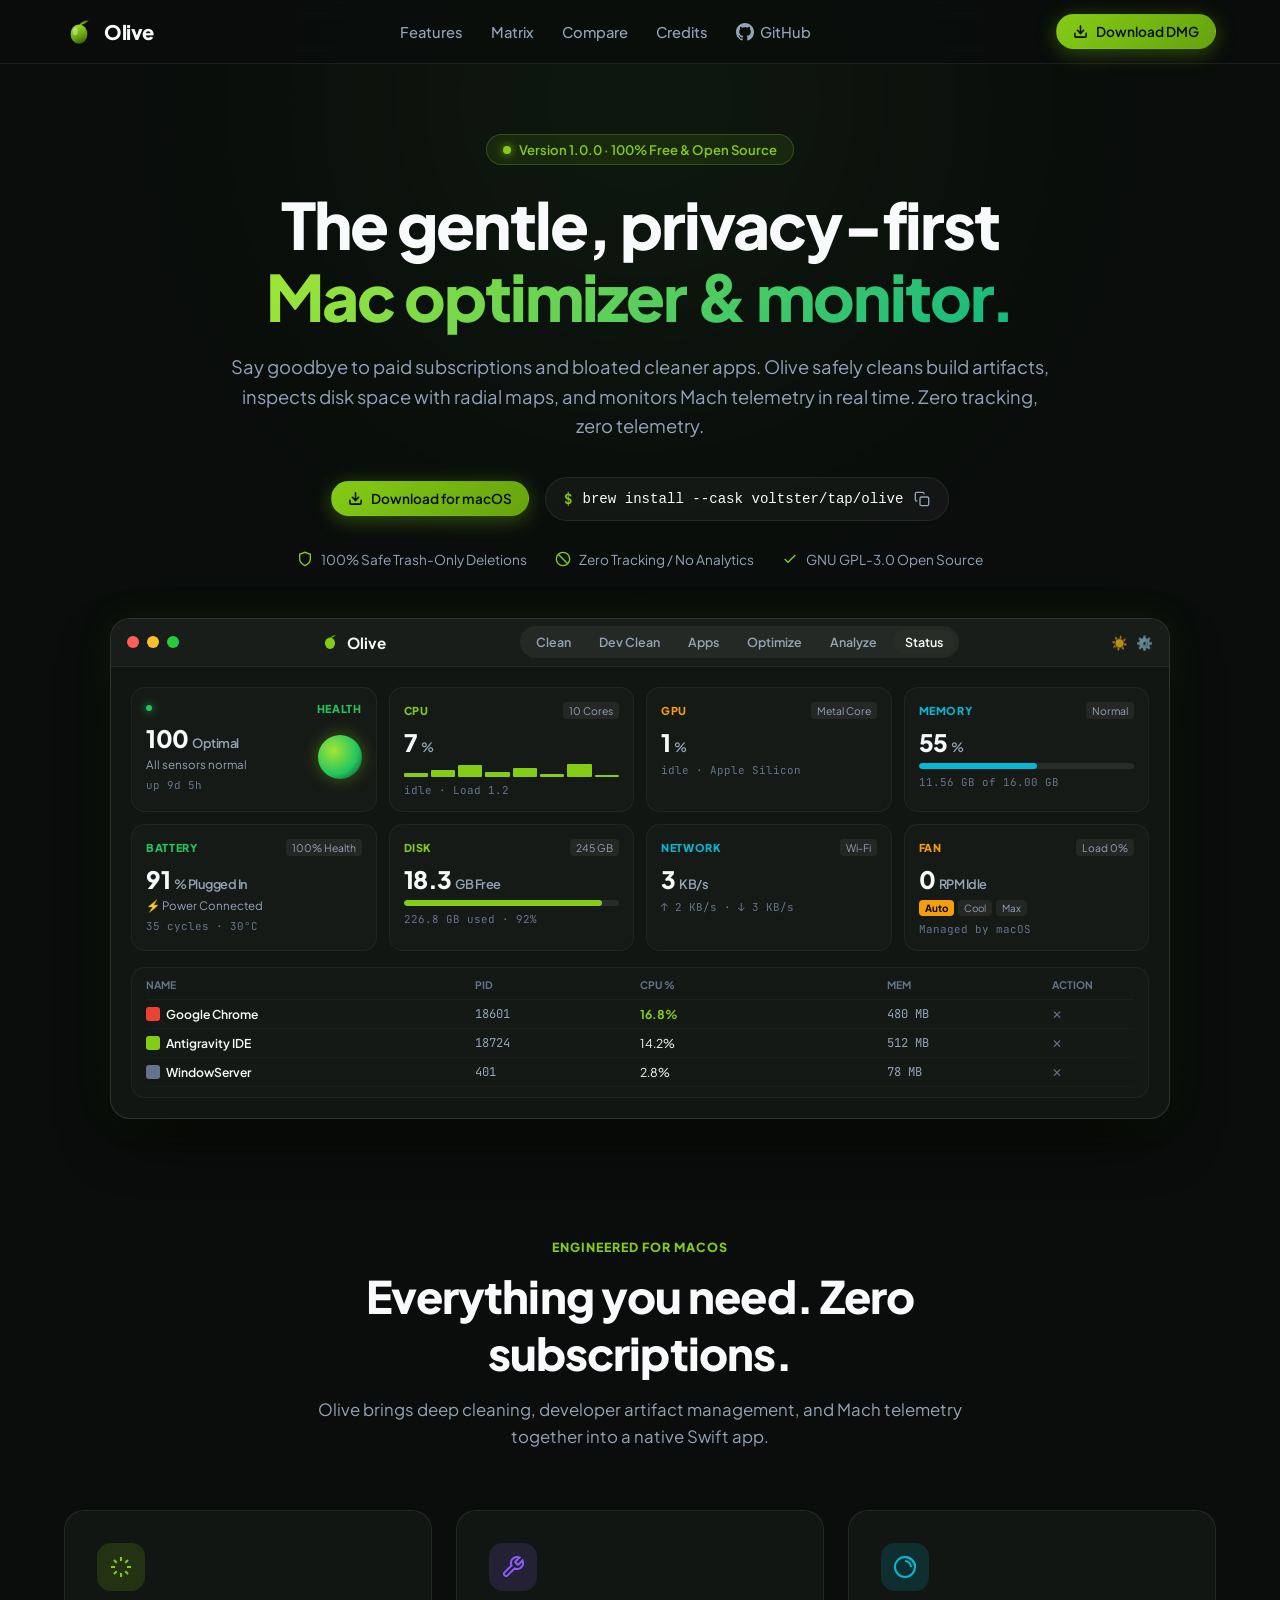
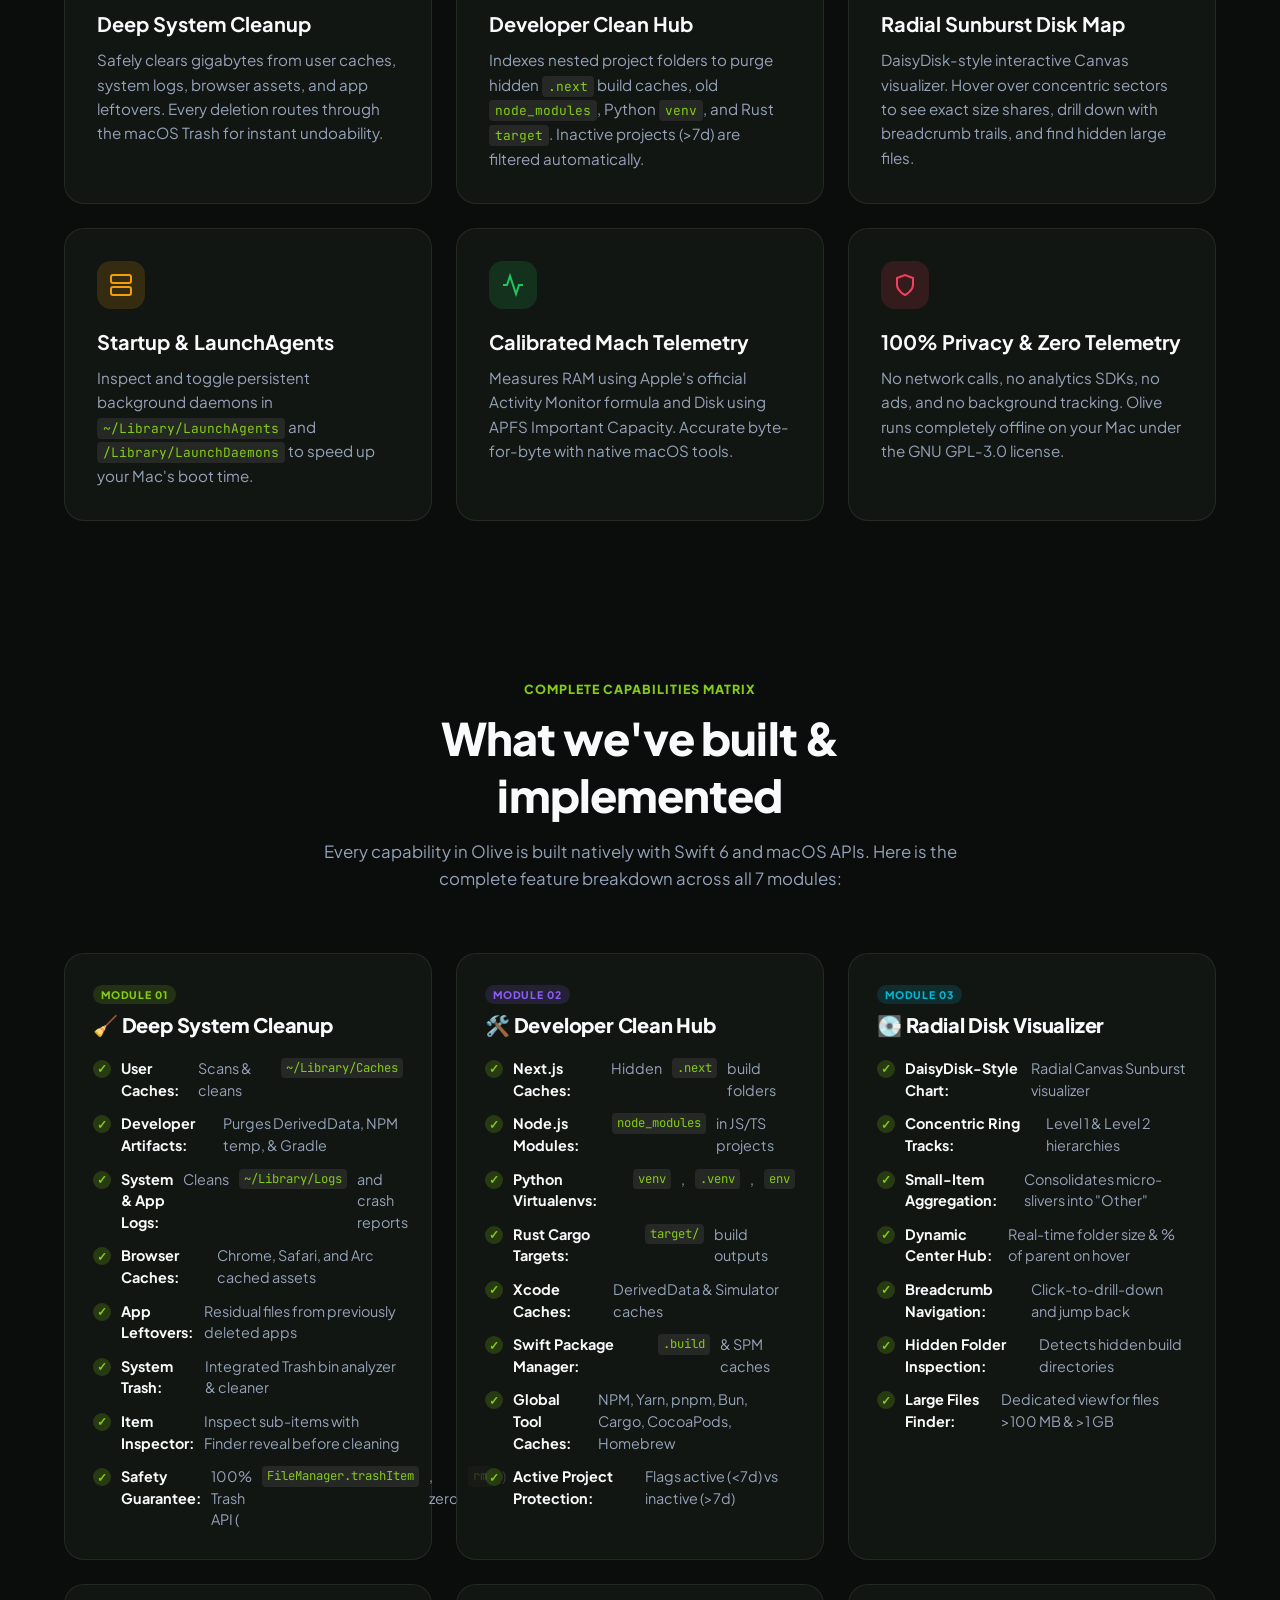
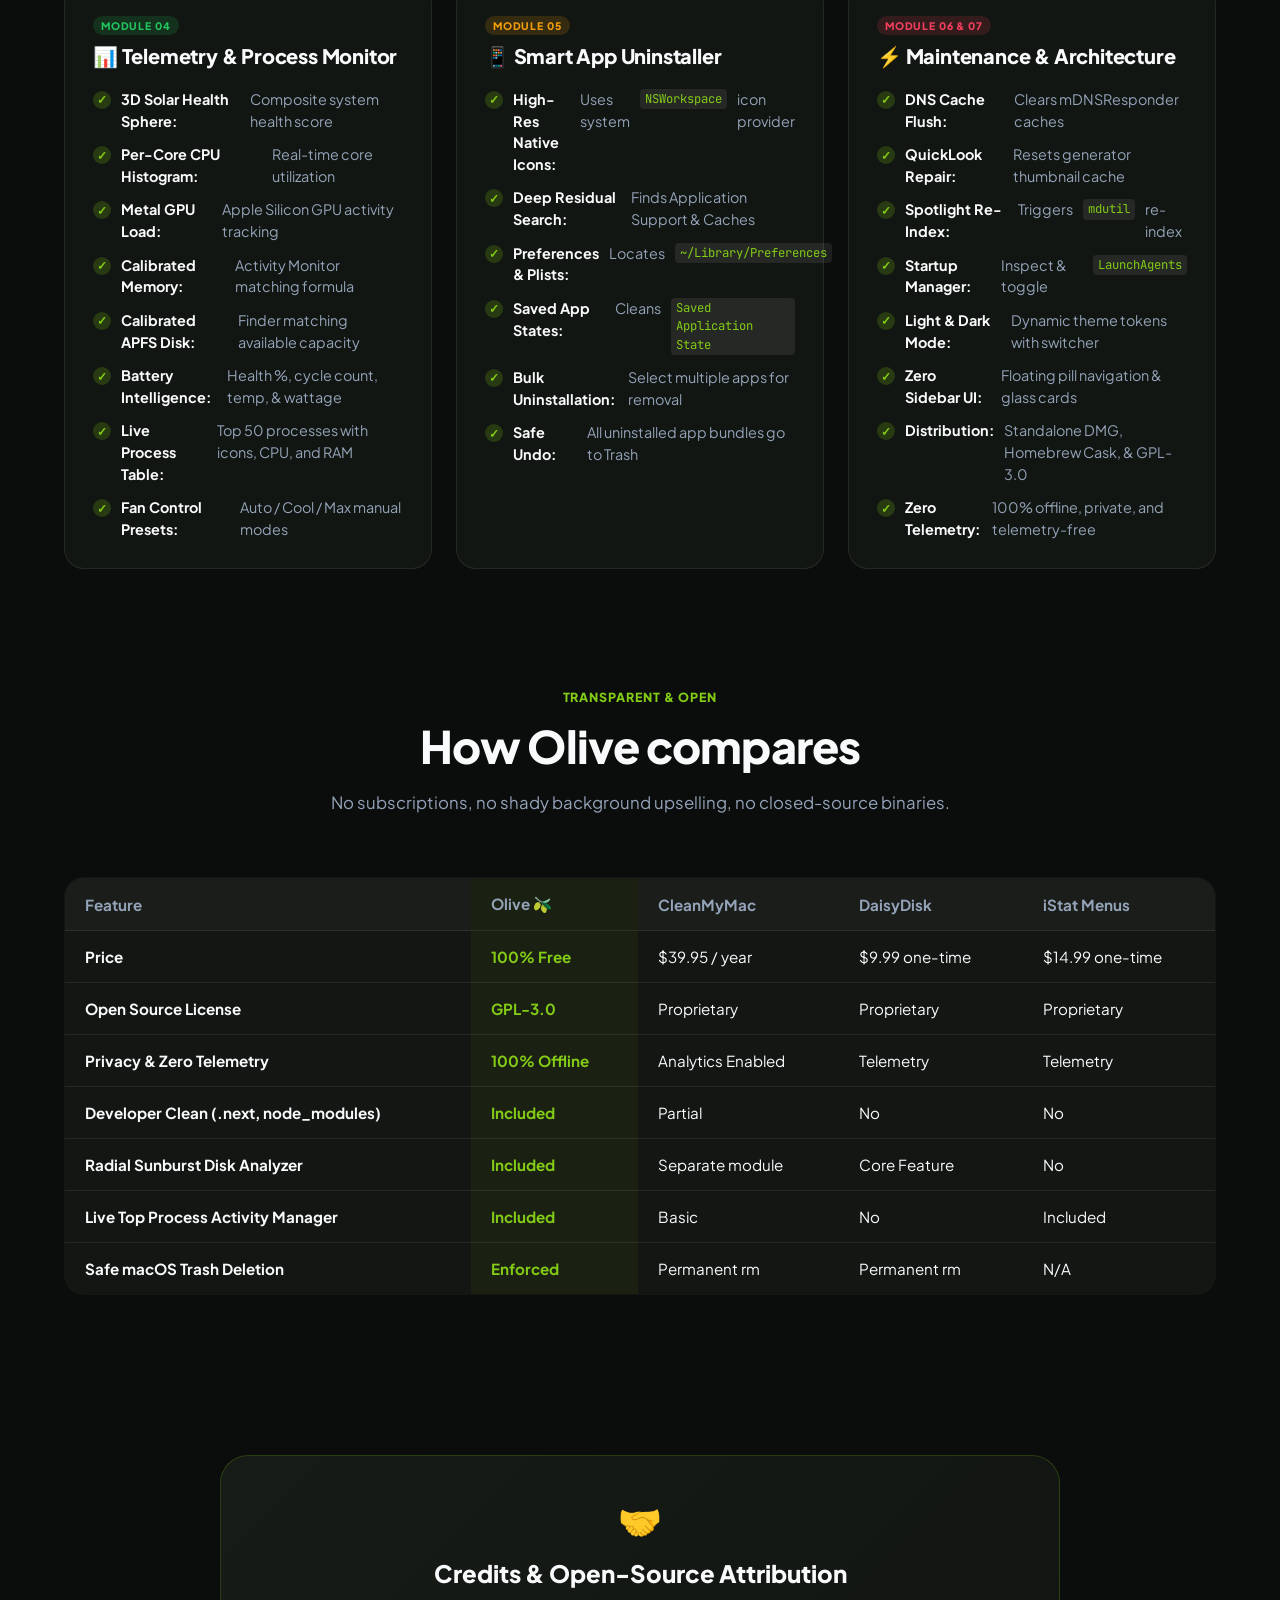
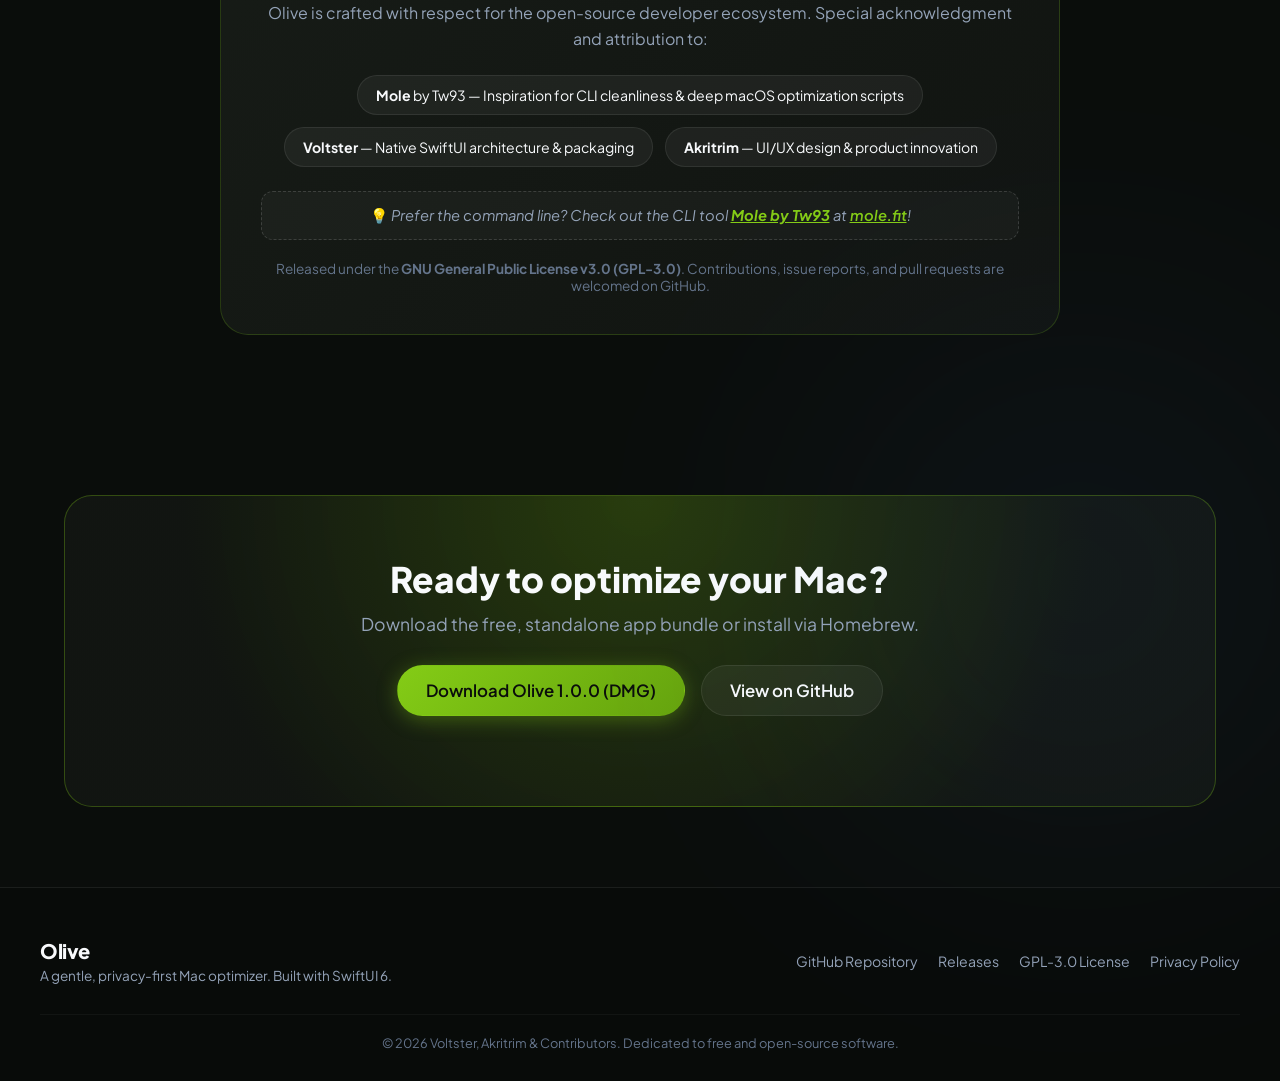
<file: index.html>
<!doctype html>
<html lang="en">
  <head>
    <meta charset="UTF-8" />
    <meta name="viewport" content="width=device-width, initial-scale=1.0" />
    <title>Olive - Gentle, Privacy-First Mac Optimizer & System Monitor</title>
    <meta
      name="description"
      content="A modern, 100% free & open-source macOS system cleaner, developer junk purger, radial disk analyzer, and real-time telemetry monitor. Zero tracking, zero ads."
    />

    <!-- OpenGraph / Social Meta -->
    <meta
      property="og:title"
      content="Olive — Open-Source Mac Cleaner & System Monitor"
    />
    <meta
      property="og:description"
      content="Reclaim gigabytes from node_modules, .next caches, and system junk with zero tracking and safe macOS Trash deletion."
    />
    <meta property="og:type" content="website" />
    <meta property="og:url" content="https://voltster.github.io/Olive/" />

    <!-- Google Fonts -->
    <link rel="preconnect" href="https://fonts.googleapis.com" />
    <link rel="preconnect" href="https://fonts.gstatic.com" crossorigin />
    <link
      href="https://fonts.googleapis.com/css2?family=Plus+Jakarta+Sans:wght@400;500;600;700;800&family=JetBrains+Mono:wght@500;600&display=swap"
      rel="stylesheet"
    />

    <!-- Stylesheet -->
    <link rel="stylesheet" href="style.css" />
  </head>
  <body>
    <!-- Background Ambient Glows -->
    <div class="ambient-glow glow-top"></div>
    <div class="ambient-glow glow-bottom"></div>

    <!-- Navigation Bar -->
    <header class="navbar-wrapper">
      <nav class="navbar" aria-label="Main Navigation">
        <a href="#" class="brand">
          <svg
            class="brand-logo"
            width="30"
            height="30"
            viewBox="0 0 100 100"
            fill="none"
          >
            <ellipse cx="50" cy="57" rx="28" ry="32" fill="url(#oliveGrad)" />
            <ellipse
              cx="38"
              cy="48"
              rx="8"
              ry="13"
              fill="rgba(255,255,255,0.35)"
            />
            <path
              d="M50 28 C62 10, 82 12, 82 12 C82 12, 70 26, 50 28 Z"
              fill="url(#leafGrad)"
            />
            <defs>
              <linearGradient
                id="oliveGrad"
                x1="35"
                y1="25"
                x2="65"
                y2="90"
                gradientUnits="userSpaceOnUse"
              >
                <stop stop-color="#A3E635" />
                <stop offset="0.6" stop-color="#65A30D" />
                <stop offset="1" stop-color="#365314" />
              </linearGradient>
              <linearGradient
                id="leafGrad"
                x1="50"
                y1="28"
                x2="82"
                y2="12"
                gradientUnits="userSpaceOnUse"
              >
                <stop stop-color="#84CC16" />
                <stop offset="1" stop-color="#4D7C0F" />
              </linearGradient>
            </defs>
          </svg>
          <span class="brand-name">Olive</span>
        </a>

        <div class="nav-links">
          <a href="#features">Features</a>
          <a href="#matrix">Matrix</a>
          <a href="#comparison">Compare</a>
          <a href="#credits">Credits</a>
          <a
            href="https://github.com/Voltster/Olive"
            target="_blank"
            rel="noopener noreferrer"
            class="github-nav-link"
          >
            <svg width="18" height="18" viewBox="0 0 24 24" fill="currentColor">
              <path
                d="M12 0C5.37 0 0 5.37 0 12c0 5.31 3.435 9.795 8.205 11.385.6.105.825-.255.825-.57 0-.285-.015-1.23-.015-2.235-3.015.555-3.795-.735-4.035-1.41-.135-.345-.72-1.41-1.23-1.695-.42-.225-1.02-.78-.015-.795.945-.015 1.62.87 1.845 1.23 1.08 1.815 2.805 1.305 3.495.99.105-.78.42-1.305.765-1.605-2.67-.3-5.46-1.335-5.46-5.925 0-1.305.465-2.385 1.23-3.225-.12-.3-.54-1.53.12-3.18 0 0 1.005-.315 3.3 1.23.96-.27 1.98-.405 3-.405s2.04.135 3 .405c2.295-1.56 3.3-1.23 3.3-1.23.66 1.65.24 2.88.12 3.18.765.84 1.23 1.905 1.23 3.225 0 4.605-2.805 5.625-5.475 5.925.435.375.81 1.095.81 2.22 0 1.605-.015 2.895-.015 3.3 0 .315.225.69.825.57A12.02 12.02 0 0024 12c0-6.63-5.37-12-12-12z"
              />
            </svg>
            GitHub
          </a>
        </div>

        <div class="nav-cta">
          <a
            href="https://github.com/Voltster/Olive/releases/latest/download/Olive-1.0.0.dmg"
            class="btn btn-primary btn-sm"
          >
            <svg
              width="15"
              height="15"
              viewBox="0 0 24 24"
              fill="none"
              stroke="currentColor"
              stroke-width="2.5"
              stroke-linecap="round"
              stroke-linejoin="round"
            >
              <path d="M21 15v4a2 2 0 0 1-2 2H5a2 2 0 0 1-2-2v-4" />
              <polyline points="7 10 12 15 17 10" />
              <line x1="12" y1="15" x2="12" y2="3" />
            </svg>
            Download DMG
          </a>
        </div>
      </nav>
    </header>

    <!-- Hero Section -->
    <main>
      <section class="hero-section">
        <div class="hero-content">
          <div class="badge-pill">
            <span class="badge-dot"></span>
            <span>Version 1.0.0 · 100% Free & Open Source</span>
          </div>

          <h1 class="hero-title">
            The gentle, privacy-first <br />
            <span class="gradient-text">Mac optimizer & monitor.</span>
          </h1>

          <p class="hero-subtitle">
            Say goodbye to paid subscriptions and bloated cleaner apps. Olive
            safely cleans build artifacts, inspects disk space with radial maps,
            and monitors Mach telemetry in real time. Zero tracking, zero
            telemetry.
          </p>

          <!-- CTA Action Buttons -->
          <div class="hero-actions">
            <div class="nav-cta">
              <a
                href="https://github.com/Voltster/Olive/releases/latest/download/Olive-1.0.0.dmg"
                class="btn btn-primary btn-sm"
              >
                <svg
                  width="15"
                  height="15"
                  viewBox="0 0 24 24"
                  fill="none"
                  stroke="currentColor"
                  stroke-width="2.5"
                  stroke-linecap="round"
                  stroke-linejoin="round"
                >
                  <path d="M21 15v4a2 2 0 0 1-2 2H5a2 2 0 0 1-2-2v-4" />
                  <polyline points="7 10 12 15 17 10" />
                  <line x1="12" y1="15" x2="12" y2="3" />
                </svg>
                Download for macOS
              </a>
            </div>

            <div class="brew-command-box" id="brewBox">
              <span class="brew-prompt">$</span>
              <code id="brewCode">brew install --cask voltster/tap/olive</code>
              <button
                class="copy-btn"
                id="copyBtn"
                aria-label="Copy Homebrew command"
                title="Copy to clipboard"
              >
                <svg
                  class="copy-icon"
                  width="16"
                  height="16"
                  viewBox="0 0 24 24"
                  fill="none"
                  stroke="currentColor"
                  stroke-width="2"
                >
                  <rect x="9" y="9" width="13" height="13" rx="2" ry="2"></rect>
                  <path
                    d="M5 15H4a2 2 0 0 1-2-2V4a2 2 0 0 1 2-2h9a2 2 0 0 1 2 2v1"
                  ></path>
                </svg>
                <span class="copy-tooltip">Copied!</span>
              </button>
            </div>
          </div>

          <div class="hero-trust">
            <div class="trust-item">
              <svg
                width="16"
                height="16"
                viewBox="0 0 24 24"
                fill="none"
                stroke="#84CC16"
                stroke-width="2"
              >
                <path d="M12 22s8-4 8-10V5l-8-3-8 3v7c0 6 8 10 8 10z" />
              </svg>
              100% Safe Trash-Only Deletions
            </div>
            <div class="trust-item">
              <svg
                width="16"
                height="16"
                viewBox="0 0 24 24"
                fill="none"
                stroke="#84CC16"
                stroke-width="2"
              >
                <circle cx="12" cy="12" r="10" />
                <line x1="4.93" y1="4.93" x2="19.07" y2="19.07" />
              </svg>
              Zero Tracking / No Analytics
            </div>
            <div class="trust-item">
              <svg
                width="16"
                height="16"
                viewBox="0 0 24 24"
                fill="none"
                stroke="#84CC16"
                stroke-width="2"
              >
                <polyline points="20 6 9 17 4 12" />
              </svg>
              GNU GPL-3.0 Open Source
            </div>
          </div>
        </div>

        <!-- App Interface Mockup Preview -->
        <div class="hero-mockup-wrapper">
          <div class="mac-window">
            <!-- Window Header Bar -->
            <div class="window-header">
              <div class="traffic-lights">
                <span class="traffic-light red"></span>
                <span class="traffic-light yellow"></span>
                <span class="traffic-light green"></span>
              </div>

              <div class="window-title-group">
                <svg width="18" height="18" viewBox="0 0 100 100" fill="none">
                  <ellipse cx="50" cy="57" rx="28" ry="32" fill="#84CC16" />
                  <path
                    d="M50 28 C62 10, 82 12, 82 12 C82 12, 70 26, 50 28 Z"
                    fill="#65A30D"
                  />
                </svg>
                <span>Olive</span>
              </div>

              <div class="window-nav-pills">
                <span class="pill">Clean</span>
                <span class="pill">Dev Clean</span>
                <span class="pill">Apps</span>
                <span class="pill">Optimize</span>
                <span class="pill">Analyze</span>
                <span class="pill active">Status</span>
              </div>

              <div class="window-controls">
                <span class="icon-circle">☀️</span>
                <span class="icon-circle">⚙️</span>
              </div>
            </div>

            <!-- Window Inner Content (8-Card Telemetry Grid Preview) -->
            <div class="window-body">
              <div class="status-grid">
                <!-- Health Card -->
                <div class="telemetry-card health-card">
                  <div class="card-meta">
                    <span class="dot-live"></span>
                    <span class="card-label sage">HEALTH</span>
                  </div>
                  <div class="health-flex">
                    <div>
                      <div class="card-value">
                        100 <span class="val-sub">Optimal</span>
                      </div>
                      <div class="card-subtitle">All sensors normal</div>
                      <div class="card-uptime">up 9d 5h</div>
                    </div>
                    <div class="solar-sphere-preview"></div>
                  </div>
                </div>

                <!-- CPU Card -->
                <div class="telemetry-card">
                  <div class="card-header-flex">
                    <span class="card-label olive">CPU</span>
                    <span class="chip">10 Cores</span>
                  </div>
                  <div class="card-value">7 <span class="val-sub">%</span></div>
                  <div class="mini-equalizer">
                    <span style="height: 25%"></span>
                    <span style="height: 45%"></span>
                    <span style="height: 80%"></span>
                    <span style="height: 30%"></span>
                    <span style="height: 60%"></span>
                    <span style="height: 20%"></span>
                    <span style="height: 90%"></span>
                    <span style="height: 15%"></span>
                  </div>
                  <div class="card-uptime">idle · Load 1.2</div>
                </div>

                <!-- GPU Card -->
                <div class="telemetry-card">
                  <div class="card-header-flex">
                    <span class="card-label amber">GPU</span>
                    <span class="chip">Metal Core</span>
                  </div>
                  <div class="card-value">1 <span class="val-sub">%</span></div>
                  <div class="mini-line-graph"></div>
                  <div class="card-uptime">idle · Apple Silicon</div>
                </div>

                <!-- Memory Card -->
                <div class="telemetry-card">
                  <div class="card-header-flex">
                    <span class="card-label cyan">MEMORY</span>
                    <span class="chip">Normal</span>
                  </div>
                  <div class="card-value">
                    55 <span class="val-sub">%</span>
                  </div>
                  <div class="progress-bar-wrap">
                    <div class="progress-bar-fill" style="width: 55%"></div>
                  </div>
                  <div class="card-uptime">11.56 GB of 16.00 GB</div>
                </div>

                <!-- Battery Card -->
                <div class="telemetry-card">
                  <div class="card-header-flex">
                    <span class="card-label sage">BATTERY</span>
                    <span class="chip">100% Health</span>
                  </div>
                  <div class="card-value">
                    91 <span class="val-sub">% Plugged In</span>
                  </div>
                  <div class="card-subtitle">⚡ Power Connected</div>
                  <div class="card-uptime">35 cycles · 30°C</div>
                </div>

                <!-- Disk Card -->
                <div class="telemetry-card">
                  <div class="card-header-flex">
                    <span class="card-label olive">DISK</span>
                    <span class="chip">245 GB</span>
                  </div>
                  <div class="card-value">
                    18.3 <span class="val-sub">GB Free</span>
                  </div>
                  <div class="progress-bar-wrap">
                    <div
                      class="progress-bar-fill olive"
                      style="width: 92%"
                    ></div>
                  </div>
                  <div class="card-uptime">226.8 GB used · 92%</div>
                </div>

                <!-- Network Card -->
                <div class="telemetry-card">
                  <div class="card-header-flex">
                    <span class="card-label cyan">NETWORK</span>
                    <span class="chip">Wi-Fi</span>
                  </div>
                  <div class="card-value">
                    3 <span class="val-sub">KB/s</span>
                  </div>
                  <div class="mini-network-graph"></div>
                  <div class="card-uptime">↑ 2 KB/s · ↓ 3 KB/s</div>
                </div>

                <!-- Fan Card -->
                <div class="telemetry-card">
                  <div class="card-header-flex">
                    <span class="card-label amber">FAN</span>
                    <span class="chip">Load 0%</span>
                  </div>
                  <div class="card-value">
                    0 <span class="val-sub">RPM Idle</span>
                  </div>
                  <div class="preset-pills">
                    <span class="preset-pill active">Auto</span>
                    <span class="preset-pill">Cool</span>
                    <span class="preset-pill">Max</span>
                  </div>
                  <div class="card-uptime">Managed by macOS</div>
                </div>
              </div>

              <!-- Bottom Process Activity Preview -->
              <div class="process-table-preview">
                <div class="process-table-header">
                  <span>NAME</span>
                  <span>PID</span>
                  <span>CPU %</span>
                  <span>MEM</span>
                  <span>ACTION</span>
                </div>
                <div class="process-row">
                  <span class="p-name"
                    ><span class="app-icon chrome"></span> Google Chrome</span
                  >
                  <span class="p-pid">18601</span>
                  <span class="p-cpu highlight"
                    >16.8% <span class="cpu-bar"></span
                  ></span>
                  <span class="p-mem">480 MB</span>
                  <span class="p-act">✕</span>
                </div>
                <div class="process-row">
                  <span class="p-name"
                    ><span class="app-icon ide"></span> Antigravity IDE</span
                  >
                  <span class="p-pid">18724</span>
                  <span class="p-cpu"
                    >14.2% <span class="cpu-bar half"></span
                  ></span>
                  <span class="p-mem">512 MB</span>
                  <span class="p-act">✕</span>
                </div>
                <div class="process-row">
                  <span class="p-name"
                    ><span class="app-icon sys"></span> WindowServer</span
                  >
                  <span class="p-pid">401</span>
                  <span class="p-cpu">2.8%</span>
                  <span class="p-mem">78 MB</span>
                  <span class="p-act">✕</span>
                </div>
              </div>
            </div>
          </div>
        </div>
      </section>

      <!-- Features Section -->
      <section class="features-section" id="features">
        <div class="section-header">
          <span class="section-tag">ENGINEERED FOR MACOS</span>
          <h2 class="section-title">
            Everything you need. Zero subscriptions.
          </h2>
          <p class="section-subtitle">
            Olive brings deep cleaning, developer artifact management, and Mach
            telemetry together into a native Swift app.
          </p>
        </div>

        <div class="features-grid">
          <!-- Feature 1 -->
          <div class="feature-card">
            <div class="feature-icon olive">
              <svg
                width="24"
                height="24"
                viewBox="0 0 24 24"
                fill="none"
                stroke="currentColor"
                stroke-width="2"
              >
                <path
                  d="M12 2v4M12 18v4M4.93 4.93l2.83 2.83M16.24 16.24l2.83 2.83M2 12h4M18 12h4M4.93 19.07l2.83-2.83M16.24 7.76l2.83-2.83"
                />
              </svg>
            </div>
            <h3 class="feature-title">Deep System Cleanup</h3>
            <p class="feature-desc">
              Safely clears gigabytes from user caches, system logs, browser
              assets, and app leftovers. Every deletion routes through the macOS
              Trash for instant undoability.
            </p>
          </div>

          <!-- Feature 2 -->
          <div class="feature-card">
            <div class="feature-icon violet">
              <svg
                width="24"
                height="24"
                viewBox="0 0 24 24"
                fill="none"
                stroke="currentColor"
                stroke-width="2"
              >
                <path
                  d="M14.7 6.3a1 1 0 0 0 0 1.4l1.6 1.6a1 1 0 0 0 1.4 0l3.77-3.77a6 6 0 0 1-7.94 7.94l-6.91 6.91a2.12 2.12 0 0 1-3-3l6.91-6.91a6 6 0 0 1 7.94-7.94l-3.76 3.76z"
                />
              </svg>
            </div>
            <h3 class="feature-title">Developer Clean Hub</h3>
            <p class="feature-desc">
              Indexes nested project folders to purge hidden
              <code>.next</code> build caches, old <code>node_modules</code>,
              Python <code>venv</code>, and Rust <code>target</code>. Inactive
              projects (>7d) are filtered automatically.
            </p>
          </div>

          <!-- Feature 3 -->
          <div class="feature-card">
            <div class="feature-icon cyan">
              <svg
                width="24"
                height="24"
                viewBox="0 0 24 24"
                fill="none"
                stroke="currentColor"
                stroke-width="2"
              >
                <circle cx="12" cy="12" r="10" />
                <path d="M12 2a10 10 0 0 1 10 10" />
                <path d="M12 6a6 6 0 0 1 6 6" />
              </svg>
            </div>
            <h3 class="feature-title">Radial Sunburst Disk Map</h3>
            <p class="feature-desc">
              DaisyDisk-style interactive Canvas visualizer. Hover over
              concentric sectors to see exact size shares, drill down with
              breadcrumb trails, and find hidden large files.
            </p>
          </div>

          <!-- Feature 4 -->
          <div class="feature-card">
            <div class="feature-icon amber">
              <svg
                width="24"
                height="24"
                viewBox="0 0 24 24"
                fill="none"
                stroke="currentColor"
                stroke-width="2"
              >
                <rect x="2" y="2" width="20" height="8" rx="2" ry="2" />
                <rect x="2" y="14" width="20" height="8" rx="2" ry="2" />
                <line x1="6" y1="6" x2="6.01" y2="6" />
                <line x1="6" y1="18" x2="6.01" y2="18" />
              </svg>
            </div>
            <h3 class="feature-title">Startup & LaunchAgents</h3>
            <p class="feature-desc">
              Inspect and toggle persistent background daemons in
              <code>~/Library/LaunchAgents</code> and
              <code>/Library/LaunchDaemons</code> to speed up your Mac's boot
              time.
            </p>
          </div>

          <!-- Feature 5 -->
          <div class="feature-card">
            <div class="feature-icon sage">
              <svg
                width="24"
                height="24"
                viewBox="0 0 24 24"
                fill="none"
                stroke="currentColor"
                stroke-width="2"
              >
                <path d="M22 12h-4l-3 9L9 3l-3 9H2" />
              </svg>
            </div>
            <h3 class="feature-title">Calibrated Mach Telemetry</h3>
            <p class="feature-desc">
              Measures RAM using Apple's official Activity Monitor formula and
              Disk using APFS Important Capacity. Accurate byte-for-byte with
              native macOS tools.
            </p>
          </div>

          <!-- Feature 6 -->
          <div class="feature-card">
            <div class="feature-icon rose">
              <svg
                width="24"
                height="24"
                viewBox="0 0 24 24"
                fill="none"
                stroke="currentColor"
                stroke-width="2"
              >
                <path d="M12 22s8-4 8-10V5l-8-3-8 3v7c0 6 8 10 8 10z" />
              </svg>
            </div>
            <h3 class="feature-title">100% Privacy & Zero Telemetry</h3>
            <p class="feature-desc">
              No network calls, no analytics SDKs, no ads, and no background
              tracking. Olive runs completely offline on your Mac under the GNU
              GPL-3.0 license.
            </p>
          </div>
        </div>
      </section>

      <!-- Detailed Implemented Feature Matrix Section -->
    <section class="feature-matrix-section" id="matrix">
      <div class="section-header">
        <span class="section-tag">COMPLETE CAPABILITIES MATRIX</span>
        <h2 class="section-title">What we've built & implemented</h2>
        <p class="section-subtitle">
          Every capability in Olive is built natively with Swift 6 and macOS APIs. Here is the complete feature breakdown across all 7 modules:
        </p>
      </div>

      <div class="matrix-grid">
        <!-- Module 1 -->
        <div class="matrix-card">
          <div class="matrix-card-header">
            <span class="matrix-badge olive">MODULE 01</span>
            <h3>🧹 Deep System Cleanup</h3>
          </div>
          <ul class="matrix-list">
            <li><span class="check">✓</span> <strong>User Caches:</strong> Scans & cleans <code>~/Library/Caches</code></li>
            <li><span class="check">✓</span> <strong>Developer Artifacts:</strong> Purges DerivedData, NPM temp, & Gradle</li>
            <li><span class="check">✓</span> <strong>System & App Logs:</strong> Cleans <code>~/Library/Logs</code> and crash reports</li>
            <li><span class="check">✓</span> <strong>Browser Caches:</strong> Chrome, Safari, and Arc cached assets</li>
            <li><span class="check">✓</span> <strong>App Leftovers:</strong> Residual files from previously deleted apps</li>
            <li><span class="check">✓</span> <strong>System Trash:</strong> Integrated Trash bin analyzer & cleaner</li>
            <li><span class="check">✓</span> <strong>Item Inspector:</strong> Inspect sub-items with Finder reveal before cleaning</li>
            <li><span class="check">✓</span> <strong>Safety Guarantee:</strong> 100% Trash API (<code>FileManager.trashItem</code>, zero <code>rm</code>)</li>
          </ul>
        </div>

        <!-- Module 2 -->
        <div class="matrix-card">
          <div class="matrix-card-header">
            <span class="matrix-badge violet">MODULE 02</span>
            <h3>🛠️ Developer Clean Hub</h3>
          </div>
          <ul class="matrix-list">
            <li><span class="check">✓</span> <strong>Next.js Caches:</strong> Hidden <code>.next</code> build folders</li>
            <li><span class="check">✓</span> <strong>Node.js Modules:</strong> <code>node_modules</code> in JS/TS projects</li>
            <li><span class="check">✓</span> <strong>Python Virtualenvs:</strong> <code>venv</code>, <code>.venv</code>, <code>env</code></li>
            <li><span class="check">✓</span> <strong>Rust Cargo Targets:</strong> <code>target/</code> build outputs</li>
            <li><span class="check">✓</span> <strong>Xcode Caches:</strong> DerivedData & Simulator caches</li>
            <li><span class="check">✓</span> <strong>Swift Package Manager:</strong> <code>.build</code> & SPM caches</li>
            <li><span class="check">✓</span> <strong>Global Tool Caches:</strong> NPM, Yarn, pnpm, Bun, Cargo, CocoaPods, Homebrew</li>
            <li><span class="check">✓</span> <strong>Active Project Protection:</strong> Flags active (&lt;7d) vs inactive (&gt;7d)</li>
          </ul>
        </div>

        <!-- Module 3 -->
        <div class="matrix-card">
          <div class="matrix-card-header">
            <span class="matrix-badge cyan">MODULE 03</span>
            <h3>💽 Radial Disk Visualizer</h3>
          </div>
          <ul class="matrix-list">
            <li><span class="check">✓</span> <strong>DaisyDisk-Style Chart:</strong> Radial Canvas Sunburst visualizer</li>
            <li><span class="check">✓</span> <strong>Concentric Ring Tracks:</strong> Level 1 & Level 2 hierarchies</li>
            <li><span class="check">✓</span> <strong>Small-Item Aggregation:</strong> Consolidates micro-slivers into "Other"</li>
            <li><span class="check">✓</span> <strong>Dynamic Center Hub:</strong> Real-time folder size & % of parent on hover</li>
            <li><span class="check">✓</span> <strong>Breadcrumb Navigation:</strong> Click-to-drill-down and jump back</li>
            <li><span class="check">✓</span> <strong>Hidden Folder Inspection:</strong> Detects hidden build directories</li>
            <li><span class="check">✓</span> <strong>Large Files Finder:</strong> Dedicated view for files &gt;100 MB & &gt;1 GB</li>
          </ul>
        </div>

        <!-- Module 4 -->
        <div class="matrix-card">
          <div class="matrix-card-header">
            <span class="matrix-badge sage">MODULE 04</span>
            <h3>📊 Telemetry & Process Monitor</h3>
          </div>
          <ul class="matrix-list">
            <li><span class="check">✓</span> <strong>3D Solar Health Sphere:</strong> Composite system health score</li>
            <li><span class="check">✓</span> <strong>Per-Core CPU Histogram:</strong> Real-time core utilization</li>
            <li><span class="check">✓</span> <strong>Metal GPU Load:</strong> Apple Silicon GPU activity tracking</li>
            <li><span class="check">✓</span> <strong>Calibrated Memory:</strong> Activity Monitor matching formula</li>
            <li><span class="check">✓</span> <strong>Calibrated APFS Disk:</strong> Finder matching available capacity</li>
            <li><span class="check">✓</span> <strong>Battery Intelligence:</strong> Health %, cycle count, temp, & wattage</li>
            <li><span class="check">✓</span> <strong>Live Process Table:</strong> Top 50 processes with icons, CPU, and RAM</li>
            <li><span class="check">✓</span> <strong>Fan Control Presets:</strong> Auto / Cool / Max manual modes</li>
          </ul>
        </div>

        <!-- Module 5 -->
        <div class="matrix-card">
          <div class="matrix-card-header">
            <span class="matrix-badge amber">MODULE 05</span>
            <h3>📱 Smart App Uninstaller</h3>
          </div>
          <ul class="matrix-list">
            <li><span class="check">✓</span> <strong>High-Res Native Icons:</strong> Uses system <code>NSWorkspace</code> icon provider</li>
            <li><span class="check">✓</span> <strong>Deep Residual Search:</strong> Finds Application Support & Caches</li>
            <li><span class="check">✓</span> <strong>Preferences & Plists:</strong> Locates <code>~/Library/Preferences</code></li>
            <li><span class="check">✓</span> <strong>Saved App States:</strong> Cleans <code>Saved Application State</code></li>
            <li><span class="check">✓</span> <strong>Bulk Uninstallation:</strong> Select multiple apps for removal</li>
            <li><span class="check">✓</span> <strong>Safe Undo:</strong> All uninstalled app bundles go to Trash</li>
          </ul>
        </div>

        <!-- Module 6 & 7 -->
        <div class="matrix-card">
          <div class="matrix-card-header">
            <span class="matrix-badge rose">MODULE 06 & 07</span>
            <h3>⚡ Maintenance & Architecture</h3>
          </div>
          <ul class="matrix-list">
            <li><span class="check">✓</span> <strong>DNS Cache Flush:</strong> Clears mDNSResponder caches</li>
            <li><span class="check">✓</span> <strong>QuickLook Repair:</strong> Resets generator thumbnail cache</li>
            <li><span class="check">✓</span> <strong>Spotlight Re-Index:</strong> Triggers <code>mdutil</code> re-index</li>
            <li><span class="check">✓</span> <strong>Startup Manager:</strong> Inspect & toggle <code>LaunchAgents</code></li>
            <li><span class="check">✓</span> <strong>Light & Dark Mode:</strong> Dynamic theme tokens with switcher</li>
            <li><span class="check">✓</span> <strong>Zero Sidebar UI:</strong> Floating pill navigation & glass cards</li>
            <li><span class="check">✓</span> <strong>Distribution:</strong> Standalone DMG, Homebrew Cask, & GPL-3.0</li>
            <li><span class="check">✓</span> <strong>Zero Telemetry:</strong> 100% offline, private, and telemetry-free</li>
          </ul>
        </div>
      </div>
    </section>

      <!-- Comparison Table Section -->
      <section class="comparison-section" id="comparison">
        <div class="section-header">
          <span class="section-tag">TRANSPARENT & OPEN</span>
          <h2 class="section-title">How Olive compares</h2>
          <p class="section-subtitle">
            No subscriptions, no shady background upselling, no closed-source
            binaries.
          </p>
        </div>

        <div class="table-responsive">
          <table class="comparison-table">
            <thead>
              <tr>
                <th>Feature</th>
                <th class="highlight-col">Olive 🫒</th>
                <th>CleanMyMac</th>
                <th>DaisyDisk</th>
                <th>iStat Menus</th>
              </tr>
            </thead>
            <tbody>
              <tr>
                <td><strong>Price</strong></td>
                <td class="highlight-col font-bold text-green">100% Free</td>
                <td>$39.95 / year</td>
                <td>$9.99 one-time</td>
                <td>$14.99 one-time</td>
              </tr>
              <tr>
                <td><strong>Open Source License</strong></td>
                <td class="highlight-col font-bold text-green">GPL-3.0</td>
                <td>Proprietary</td>
                <td>Proprietary</td>
                <td>Proprietary</td>
              </tr>
              <tr>
                <td><strong>Privacy & Zero Telemetry</strong></td>
                <td class="highlight-col font-bold text-green">100% Offline</td>
                <td>Analytics Enabled</td>
                <td>Telemetry</td>
                <td>Telemetry</td>
              </tr>
              <tr>
                <td><strong>Developer Clean (.next, node_modules)</strong></td>
                <td class="highlight-col font-bold text-green">Included</td>
                <td>Partial</td>
                <td>No</td>
                <td>No</td>
              </tr>
              <tr>
                <td><strong>Radial Sunburst Disk Analyzer</strong></td>
                <td class="highlight-col font-bold text-green">Included</td>
                <td>Separate module</td>
                <td>Core Feature</td>
                <td>No</td>
              </tr>
              <tr>
                <td><strong>Live Top Process Activity Manager</strong></td>
                <td class="highlight-col font-bold text-green">Included</td>
                <td>Basic</td>
                <td>No</td>
                <td>Included</td>
              </tr>
              <tr>
                <td><strong>Safe macOS Trash Deletion</strong></td>
                <td class="highlight-col font-bold text-green">Enforced</td>
                <td>Permanent rm</td>
                <td>Permanent rm</td>
                <td>N/A</td>
              </tr>
            </tbody>
          </table>
        </div>
      </section>

      <!-- Credits & Attribution Section -->
      <section class="credits-section" id="credits">
        <div class="credits-card">
          <div class="credits-icon">🤝</div>
          <h3 class="credits-title">Credits & Open-Source Attribution</h3>
          <p class="credits-text">
            Olive is crafted with respect for the open-source developer
            ecosystem. Special acknowledgment and attribution to:
          </p>
          <div class="credits-badge-list">
            <a
              href="https://github.com/tw93/mole"
              target="_blank"
              rel="noopener noreferrer"
              class="credit-chip"
            >
              <strong>Mole</strong> by Tw93 — Inspiration for CLI cleanliness &
              deep macOS optimization scripts
            </a>
            <a
              href="https://github.com/Voltster/Olive"
              target="_blank"
              rel="noopener noreferrer"
              class="credit-chip"
            >
              <strong>Voltster</strong> — Native SwiftUI architecture & packaging
            </a>
            <a
              href="https://github.com/Voltster/Olive"
              target="_blank"
              rel="noopener noreferrer"
              class="credit-chip"
            >
              <strong>Akritrim</strong> — UI/UX design & product innovation
            </a>
          </div>
          <div class="cli-recommendation-box" style="margin: 20px 0; padding: 14px 20px; background: rgba(255,255,255,0.03); border: 1px dashed rgba(255,255,255,0.15); border-radius: 12px;">
            <p style="font-size: 0.92rem; color: var(--text-secondary); margin: 0;">
              💡 <em>Prefer the command line? Check out the CLI tool <a href="https://mole.fit/" target="_blank" rel="noopener noreferrer" style="color: var(--accent-olive); font-weight: 700; text-decoration: underline;">Mole by Tw93</a> at <a href="https://mole.fit/" target="_blank" rel="noopener noreferrer" style="color: var(--accent-olive); font-weight: 600;">mole.fit</a>!</em>
            </p>
          </div>
          <p class="license-notice">
            Released under the
            <strong>GNU General Public License v3.0 (GPL-3.0)</strong>.
            Contributions, issue reports, and pull requests are welcomed on
            GitHub.
          </p>
        </div>
      </section>

      <!-- Final Call to Action -->
      <section class="final-cta">
        <div class="cta-card">
          <h2>Ready to optimize your Mac?</h2>
          <p>
            Download the free, standalone app bundle or install via Homebrew.
          </p>

          <div class="hero-actions center">
            <a
              href="https://github.com/Voltster/Olive/releases/latest/download/Olive-1.0.0.dmg"
              class="btn btn-primary btn-lg"
            >
              Download Olive 1.0.0 (DMG)
            </a>
            <a
              href="https://github.com/Voltster/Olive"
              target="_blank"
              rel="noopener noreferrer"
              class="btn btn-secondary btn-lg"
            >
              View on GitHub
            </a>
          </div>
        </div>
      </section>
    </main>

    <!-- Footer -->
    <footer class="footer">
      <div class="footer-content">
        <div class="footer-brand">
          <span class="brand-name">Olive</span>
          <p>A gentle, privacy-first Mac optimizer. Built with SwiftUI 6.</p>
        </div>

        <div class="footer-links">
          <a href="https://github.com/Voltster/Olive">GitHub Repository</a>
          <a href="https://github.com/Voltster/Olive/releases">Releases</a>
          <a href="https://github.com/Voltster/Olive/blob/main/LICENSE"
            >GPL-3.0 License</a
          >
          <a href="https://github.com/Voltster/Olive/blob/main/PRIVACY.md"
            >Privacy Policy</a
          >
        </div>
      </div>
      <div class="footer-bottom">
        <p>
          © 2026 Voltster, Akritrim & Contributors. Dedicated to free and open-source
          software.
        </p>
      </div>
    </footer>

    <!-- Scripts -->
    <script src="script.js"></script>
  </body>
</html>
</file>
<file: style.css>
/* ==========================================================================
   Olive — Modern Landing Page Design Tokens & Stylesheet
   ========================================================================== */

:root {
  --bg-dark: #0A0D0B;
  --bg-card: rgba(22, 26, 22, 0.75);
  --bg-card-hover: rgba(30, 36, 30, 0.85);
  --border-card: rgba(255, 255, 255, 0.08);
  --border-card-hover: rgba(132, 204, 22, 0.35);
  
  --text-primary: #F8FAFC;
  --text-secondary: #94A3B8;
  --text-muted: #64748B;
  
  --accent-olive: #84CC16;
  --accent-olive-glow: rgba(132, 204, 22, 0.35);
  --accent-emerald: #10B981;
  --accent-sage: #22C55E;
  --accent-cyan: #06B6D4;
  --accent-amber: #F59E0B;
  --accent-violet: #8B5CF6;
  --accent-rose: #F43F5E;
  
  --radius-sm: 8px;
  --radius-md: 14px;
  --radius-lg: 20px;
  --radius-xl: 28px;
  --radius-full: 9999px;
  
  --font-main: 'Plus Jakarta Sans', -apple-system, BlinkMacSystemFont, 'Segoe UI', Roboto, sans-serif;
  --font-mono: 'JetBrains Mono', SFMono-Regular, Menlo, Monaco, Consolas, monospace;
  
  --transition-fast: 0.18s cubic-bezier(0.16, 1, 0.3, 1);
  --transition-smooth: 0.3s cubic-bezier(0.16, 1, 0.3, 1);
}

/* Reset & Base */
*, *::before, *::after {
  box-sizing: border-box;
  margin: 0;
  padding: 0;
}

html {
  scroll-behavior: smooth;
  color-scheme: dark;
  background-color: var(--bg-dark);
  font-family: var(--font-main);
  color: var(--text-primary);
  -webkit-font-smoothing: antialiased;
}

body {
  position: relative;
  min-height: 100vh;
  overflow-x: hidden;
}

/* Ambient Glows */
.ambient-glow {
  position: absolute;
  width: 600px;
  height: 600px;
  border-radius: 50%;
  filter: blur(140px);
  pointer-events: none;
  z-index: 0;
  opacity: 0.45;
}

.glow-top {
  top: -200px;
  left: 50%;
  transform: translateX(-50%);
  background: radial-gradient(circle, rgba(132, 204, 22, 0.25) 0%, rgba(16, 185, 129, 0.12) 60%, transparent 80%);
}

.glow-bottom {
  bottom: 200px;
  right: -100px;
  background: radial-gradient(circle, rgba(6, 182, 212, 0.18) 0%, rgba(139, 92, 246, 0.1) 60%, transparent 80%);
}

/* Navigation */
.navbar-wrapper {
  position: sticky;
  top: 0;
  z-index: 100;
  backdrop-filter: blur(20px);
  -webkit-backdrop-filter: blur(20px);
  background: rgba(10, 13, 11, 0.75);
  border-bottom: 1px solid var(--border-card);
}

.navbar {
  max-width: 1200px;
  margin: 0 auto;
  padding: 14px 24px;
  display: flex;
  align-items: center;
  justify-content: space-between;
}

.brand {
  display: flex;
  align-items: center;
  gap: 10px;
  text-decoration: none;
  color: var(--text-primary);
}

.brand-name {
  font-size: 1.25rem;
  font-weight: 800;
  letter-spacing: -0.02em;
}

.nav-links {
  display: flex;
  align-items: center;
  gap: 28px;
}

.nav-links a {
  text-decoration: none;
  color: var(--text-secondary);
  font-size: 0.92rem;
  font-weight: 500;
  transition: color var(--transition-fast);
}

.nav-links a:hover {
  color: var(--text-primary);
}

.github-nav-link {
  display: inline-flex;
  align-items: center;
  gap: 6px;
}

/* Buttons */
.btn {
  display: inline-flex;
  align-items: center;
  justify-content: center;
  gap: 8px;
  font-family: var(--font-main);
  font-weight: 600;
  text-decoration: none;
  border-radius: var(--radius-full);
  transition: all var(--transition-smooth);
  cursor: pointer;
  border: 1px solid transparent;
}

.btn-primary {
  background: linear-gradient(135deg, #84CC16 0%, #65A30D 100%);
  color: #0A0D0B;
  box-shadow: 0 4px 20px var(--accent-olive-glow);
}

.btn-primary:hover {
  background: linear-gradient(135deg, #9AE62B 0%, #84CC16 100%);
  transform: translateY(-1px);
  box-shadow: 0 6px 24px rgba(132, 204, 22, 0.5);
}

.btn-secondary {
  background: rgba(255, 255, 255, 0.05);
  color: var(--text-primary);
  border: 1px solid var(--border-card);
}

.btn-secondary:hover {
  background: rgba(255, 255, 255, 0.1);
  border-color: rgba(255, 255, 255, 0.2);
}

.btn-sm {
  padding: 8px 16px;
  font-size: 0.85rem;
}

.btn-lg {
  flex-direction: column;
  padding: 14px 28px;
  font-size: 1.05rem;
}

.btn-subtext {
  font-size: 0.72rem;
  font-weight: 500;
  opacity: 0.85;
}

/* Hero Section */
.hero-section {
  position: relative;
  z-index: 1;
  max-width: 1200px;
  margin: 0 auto;
  padding: 70px 24px 40px;
  display: flex;
  flex-direction: column;
  align-items: center;
  text-align: center;
}

.hero-content {
  max-width: 820px;
  margin-bottom: 50px;
}

.badge-pill {
  display: inline-flex;
  align-items: center;
  gap: 8px;
  padding: 6px 16px;
  border-radius: var(--radius-full);
  background: rgba(132, 204, 22, 0.1);
  border: 1px solid rgba(132, 204, 22, 0.25);
  color: var(--accent-olive);
  font-size: 0.82rem;
  font-weight: 600;
  margin-bottom: 24px;
}

.badge-dot {
  width: 8px;
  height: 8px;
  border-radius: 50%;
  background: var(--accent-olive);
  box-shadow: 0 0 10px var(--accent-olive);
}

.hero-title {
  font-size: clamp(2.4rem, 5vw, 4.2rem);
  font-weight: 800;
  line-height: 1.12;
  letter-spacing: -0.03em;
  margin-bottom: 20px;
}

.gradient-text {
  background: linear-gradient(135deg, #A3E635 0%, #10B981 100%);
  -webkit-background-clip: text;
  -webkit-text-fill-color: transparent;
}

.hero-subtitle {
  font-size: 1.15rem;
  line-height: 1.6;
  color: var(--text-secondary);
  margin-bottom: 36px;
}

.hero-actions {
  display: flex;
  align-items: center;
  justify-content: center;
  gap: 16px;
  flex-wrap: wrap;
  margin-bottom: 30px;
}

.hero-actions.center {
  margin-top: 24px;
}

/* Homebrew Command Box */
.brew-command-box {
  display: flex;
  align-items: center;
  gap: 10px;
  background: rgba(255, 255, 255, 0.04);
  border: 1px solid var(--border-card);
  padding: 12px 18px;
  border-radius: var(--radius-full);
  font-family: var(--font-mono);
  font-size: 0.88rem;
  color: var(--text-primary);
  transition: border-color var(--transition-fast);
}

.brew-command-box:hover {
  border-color: var(--border-card-hover);
}

.brew-prompt {
  color: var(--accent-olive);
  font-weight: 700;
}

.copy-btn {
  position: relative;
  background: transparent;
  border: none;
  color: var(--text-secondary);
  cursor: pointer;
  display: flex;
  align-items: center;
  justify-content: center;
  transition: color var(--transition-fast);
}

.copy-btn:hover {
  color: var(--text-primary);
}

.copy-tooltip {
  position: absolute;
  top: -30px;
  left: 50%;
  transform: translateX(-50%);
  background: var(--accent-olive);
  color: #0A0D0B;
  font-size: 0.72rem;
  font-weight: 700;
  padding: 2px 8px;
  border-radius: 4px;
  opacity: 0;
  pointer-events: none;
  transition: opacity 0.2s ease;
}

.copy-tooltip.show {
  opacity: 1;
}

/* Trust Items */
.hero-trust {
  display: flex;
  align-items: center;
  justify-content: center;
  gap: 28px;
  flex-wrap: wrap;
  font-size: 0.85rem;
  color: var(--text-secondary);
}

.trust-item {
  display: flex;
  align-items: center;
  gap: 8px;
}

/* Mac Window Mockup */
.hero-mockup-wrapper {
  width: 100%;
  max-width: 1060px;
  margin: 0 auto;
}

.mac-window {
  background: #121613;
  border-radius: var(--radius-lg);
  border: 1px solid rgba(255, 255, 255, 0.12);
  box-shadow: 0 25px 60px -15px rgba(0, 0, 0, 0.8), 0 0 40px rgba(132, 204, 22, 0.08);
  overflow: hidden;
  text-align: left;
}

.window-header {
  height: 48px;
  background: #181D19;
  border-bottom: 1px solid rgba(255, 255, 255, 0.06);
  display: flex;
  align-items: center;
  justify-content: space-between;
  padding: 0 16px;
}

.traffic-lights {
  display: flex;
  gap: 8px;
  width: 60px;
}

.traffic-light {
  width: 12px;
  height: 12px;
  border-radius: 50%;
}
.traffic-light.red { background: #FF5F56; }
.traffic-light.yellow { background: #FFBD2E; }
.traffic-light.green { background: #27C93F; }

.window-title-group {
  display: flex;
  align-items: center;
  gap: 8px;
  font-weight: 700;
  font-size: 0.95rem;
}

.window-nav-pills {
  display: flex;
  gap: 4px;
  background: rgba(255, 255, 255, 0.05);
  padding: 4px;
  border-radius: var(--radius-full);
}

.pill {
  padding: 4px 12px;
  font-size: 0.78rem;
  font-weight: 600;
  color: var(--text-secondary);
  border-radius: var(--radius-full);
}

.pill.active {
  background: #252D26;
  color: var(--text-primary);
}

.window-controls {
  display: flex;
  gap: 8px;
  width: 60px;
  justify-content: flex-end;
}

.icon-circle {
  font-size: 0.85rem;
  opacity: 0.7;
}

/* Window Inner Grid */
.window-body {
  padding: 20px;
}

.status-grid {
  display: grid;
  grid-template-columns: repeat(4, 1fr);
  gap: 12px;
  margin-bottom: 16px;
}

.telemetry-card {
  background: rgba(25, 30, 26, 0.6);
  border: 1px solid rgba(255, 255, 255, 0.05);
  border-radius: var(--radius-md);
  padding: 14px;
}

.health-card {
  grid-column: span 1;
}

.health-flex {
  display: flex;
  justify-content: space-between;
  align-items: center;
}

.solar-sphere-preview {
  width: 44px;
  height: 44px;
  border-radius: 50%;
  background: radial-gradient(circle at 35% 35%, #A3E635, #22C55E 60%, #0F3818);
  box-shadow: 0 0 16px rgba(132, 204, 22, 0.4);
}

.card-meta, .card-header-flex {
  display: flex;
  align-items: center;
  justify-content: space-between;
  margin-bottom: 8px;
}

.dot-live {
  width: 6px;
  height: 6px;
  border-radius: 50%;
  background: var(--accent-sage);
  box-shadow: 0 0 8px var(--accent-sage);
}

.card-label {
  font-size: 0.68rem;
  font-weight: 800;
  letter-spacing: 0.06em;
}

.card-label.sage { color: var(--accent-sage); }
.card-label.olive { color: var(--accent-olive); }
.card-label.amber { color: var(--accent-amber); }
.card-label.cyan { color: var(--accent-cyan); }

.chip {
  font-size: 0.65rem;
  background: rgba(255, 255, 255, 0.06);
  padding: 2px 6px;
  border-radius: 4px;
  color: var(--text-secondary);
}

.card-value {
  font-size: 1.5rem;
  font-weight: 800;
  letter-spacing: -0.02em;
  margin-bottom: 4px;
}

.val-sub {
  font-size: 0.8rem;
  font-weight: 600;
  color: var(--text-secondary);
}

.card-subtitle {
  font-size: 0.72rem;
  color: var(--text-secondary);
}

.card-uptime {
  font-size: 0.68rem;
  color: var(--text-muted);
  font-family: var(--font-mono);
  margin-top: 6px;
}

.progress-bar-wrap {
  height: 6px;
  background: rgba(255, 255, 255, 0.08);
  border-radius: 3px;
  overflow: hidden;
  margin: 6px 0;
}

.progress-bar-fill {
  height: 100%;
  background: var(--accent-cyan);
  border-radius: 3px;
}

.progress-bar-fill.olive {
  background: var(--accent-olive);
}

.mini-equalizer {
  display: flex;
  align-items: flex-end;
  gap: 3px;
  height: 14px;
  margin: 6px 0;
}

.mini-equalizer span {
  flex: 1;
  background: var(--accent-olive);
  border-radius: 1px;
}

.preset-pills {
  display: flex;
  gap: 4px;
  margin: 6px 0;
}

.preset-pill {
  font-size: 0.62rem;
  padding: 2px 6px;
  border-radius: 4px;
  background: rgba(255, 255, 255, 0.06);
  color: var(--text-secondary);
}

.preset-pill.active {
  background: var(--accent-amber);
  color: #000;
  font-weight: 700;
}

/* Process Table */
.process-table-preview {
  background: rgba(25, 30, 26, 0.4);
  border: 1px solid rgba(255, 255, 255, 0.05);
  border-radius: var(--radius-md);
  padding: 10px 14px;
  font-size: 0.76rem;
}

.process-table-header {
  display: grid;
  grid-template-columns: 2fr 1fr 1.5fr 1fr 0.5fr;
  color: var(--text-muted);
  font-weight: 700;
  font-size: 0.65rem;
  padding-bottom: 8px;
  border-bottom: 1px solid rgba(255, 255, 255, 0.04);
}

.process-row {
  display: grid;
  grid-template-columns: 2fr 1fr 1.5fr 1fr 0.5fr;
  align-items: center;
  padding: 6px 0;
  border-bottom: 1px solid rgba(255, 255, 255, 0.02);
}

.p-name {
  display: flex;
  align-items: center;
  gap: 6px;
  font-weight: 600;
}

.app-icon {
  width: 14px;
  height: 14px;
  border-radius: 3px;
}
.app-icon.chrome { background: #EA4335; }
.app-icon.ide { background: #84CC16; }
.app-icon.sys { background: #64748B; }

.p-pid, .p-mem {
  font-family: var(--font-mono);
  color: var(--text-secondary);
}

.p-cpu.highlight {
  color: var(--accent-olive);
  font-weight: 700;
}

.p-act {
  color: var(--text-muted);
  cursor: pointer;
}

/* Features Section */
.features-section, .comparison-section, .credits-section, .final-cta {
  max-width: 1200px;
  margin: 0 auto;
  padding: 80px 24px;
}

.section-header {
  text-align: center;
  max-width: 680px;
  margin: 0 auto 60px;
}

.section-tag {
  font-size: 0.78rem;
  font-weight: 800;
  letter-spacing: 0.08em;
  color: var(--accent-olive);
  margin-bottom: 12px;
  display: block;
}

.section-title {
  font-size: clamp(2rem, 3.5vw, 2.8rem);
  font-weight: 800;
  letter-spacing: -0.02em;
  margin-bottom: 16px;
}

.section-subtitle {
  font-size: 1.05rem;
  color: var(--text-secondary);
  line-height: 1.6;
}

.features-grid {
  display: grid;
  grid-template-columns: repeat(auto-fit, minmax(340px, 1fr));
  gap: 24px;
}

.feature-card {
  background: var(--bg-card);
  border: 1px solid var(--border-card);
  border-radius: var(--radius-lg);
  padding: 32px;
  transition: all var(--transition-smooth);
}

.feature-card:hover {
  background: var(--bg-card-hover);
  border-color: var(--border-card-hover);
  transform: translateY(-4px);
}

.feature-icon {
  width: 48px;
  height: 48px;
  border-radius: var(--radius-md);
  display: flex;
  align-items: center;
  justify-content: center;
  margin-bottom: 20px;
}

.feature-icon.olive { background: rgba(132, 204, 22, 0.15); color: var(--accent-olive); }
.feature-icon.violet { background: rgba(139, 92, 246, 0.15); color: var(--accent-violet); }
.feature-icon.cyan { background: rgba(6, 182, 212, 0.15); color: var(--accent-cyan); }
.feature-icon.amber { background: rgba(245, 158, 11, 0.15); color: var(--accent-amber); }
.feature-icon.sage { background: rgba(34, 197, 94, 0.15); color: var(--accent-sage); }
.feature-icon.rose { background: rgba(244, 63, 94, 0.15); color: var(--accent-rose); }

.feature-title {
  font-size: 1.25rem;
  font-weight: 700;
  margin-bottom: 12px;
}

.feature-desc {
  font-size: 0.95rem;
  color: var(--text-secondary);
  line-height: 1.6;
}

.feature-desc code {
  font-family: var(--font-mono);
  background: rgba(255, 255, 255, 0.08);
  padding: 2px 6px;
  border-radius: 4px;
  font-size: 0.85em;
  color: var(--accent-olive);
}

/* Feature Matrix Section */
.feature-matrix-section {
  max-width: 1200px;
  margin: 0 auto;
  padding: 80px 24px 40px;
}

.matrix-grid {
  display: grid;
  grid-template-columns: repeat(auto-fit, minmax(360px, 1fr));
  gap: 24px;
}

.matrix-card {
  background: var(--bg-card);
  border: 1px solid var(--border-card);
  border-radius: var(--radius-lg);
  padding: 28px;
  transition: all var(--transition-smooth);
}

.matrix-card:hover {
  background: var(--bg-card-hover);
  border-color: var(--border-card-hover);
  transform: translateY(-3px);
}

.matrix-card-header {
  margin-bottom: 20px;
}

.matrix-badge {
  display: inline-block;
  font-size: 0.65rem;
  font-weight: 800;
  letter-spacing: 0.08em;
  padding: 3px 8px;
  border-radius: var(--radius-full);
  margin-bottom: 8px;
}

.matrix-badge.olive { background: rgba(132, 204, 22, 0.15); color: var(--accent-olive); }
.matrix-badge.violet { background: rgba(139, 92, 246, 0.15); color: var(--accent-violet); }
.matrix-badge.cyan { background: rgba(6, 182, 212, 0.15); color: var(--accent-cyan); }
.matrix-badge.sage { background: rgba(34, 197, 94, 0.15); color: var(--accent-sage); }
.matrix-badge.amber { background: rgba(245, 158, 11, 0.15); color: var(--accent-amber); }
.matrix-badge.rose { background: rgba(244, 63, 94, 0.15); color: var(--accent-rose); }

.matrix-card-header h3 {
  font-size: 1.25rem;
  font-weight: 800;
  letter-spacing: -0.01em;
}

.matrix-list {
  list-style: none;
  display: flex;
  flex-direction: column;
  gap: 12px;
}

.matrix-list li {
  display: flex;
  align-items: flex-start;
  gap: 10px;
  font-size: 0.90rem;
  color: var(--text-secondary);
  line-height: 1.5;
}

.matrix-list li strong {
  color: var(--text-primary);
}

.matrix-list li code {
  font-family: var(--font-mono);
  background: rgba(255, 255, 255, 0.08);
  padding: 1px 5px;
  border-radius: 4px;
  font-size: 0.85em;
  color: var(--accent-olive);
}

.matrix-list .check {
  display: inline-flex;
  align-items: center;
  justify-content: center;
  width: 18px;
  height: 18px;
  border-radius: 50%;
  background: rgba(132, 204, 22, 0.2);
  color: var(--accent-olive);
  font-size: 0.72rem;
  font-weight: 800;
  flex-shrink: 0;
  margin-top: 2px;
}

/* Comparison Table */
.table-responsive {
  overflow-x: auto;
}

.comparison-table {
  width: 100%;
  border-collapse: collapse;
  text-align: left;
  background: var(--bg-card);
  border: 1px solid var(--border-card);
  border-radius: var(--radius-lg);
  overflow: hidden;
}

.comparison-table th, .comparison-table td {
  padding: 16px 20px;
  border-bottom: 1px solid var(--border-card);
  font-size: 0.95rem;
}

.comparison-table th {
  background: rgba(255, 255, 255, 0.03);
  font-weight: 700;
  color: var(--text-secondary);
}

.comparison-table .highlight-col {
  background: rgba(132, 204, 22, 0.06);
}

.text-green { color: var(--accent-olive); }
.font-bold { font-weight: 700; }

/* Credits Section */
.credits-card {
  background: linear-gradient(135deg, rgba(26, 32, 26, 0.8) 0%, rgba(18, 22, 18, 0.8) 100%);
  border: 1px solid rgba(132, 204, 22, 0.2);
  border-radius: var(--radius-xl);
  padding: 40px;
  text-align: center;
  max-width: 840px;
  margin: 0 auto;
}

.credits-icon {
  font-size: 2.2rem;
  margin-bottom: 16px;
}

.credits-title {
  font-size: 1.5rem;
  font-weight: 800;
  margin-bottom: 12px;
}

.credits-text {
  font-size: 1rem;
  color: var(--text-secondary);
  line-height: 1.6;
  margin-bottom: 24px;
}

.credits-badge-list {
  display: flex;
  flex-wrap: wrap;
  justify-content: center;
  gap: 12px;
  margin-bottom: 24px;
}

.credit-chip {
  display: inline-block;
  background: rgba(255, 255, 255, 0.05);
  border: 1px solid var(--border-card);
  padding: 10px 18px;
  border-radius: var(--radius-full);
  color: var(--text-primary);
  text-decoration: none;
  font-size: 0.88rem;
  transition: all var(--transition-fast);
}

.credit-chip:hover {
  background: rgba(132, 204, 22, 0.15);
  border-color: var(--accent-olive);
}

.license-notice {
  font-size: 0.85rem;
  color: var(--text-muted);
}

/* Final CTA */
.cta-card {
  background: radial-gradient(circle at 50% 0%, rgba(132, 204, 22, 0.25) 0%, rgba(18, 22, 18, 0.9) 70%);
  border: 1px solid rgba(132, 204, 22, 0.3);
  border-radius: var(--radius-xl);
  padding: 60px 24px;
  text-align: center;
}

.cta-card h2 {
  font-size: 2.2rem;
  font-weight: 800;
  margin-bottom: 12px;
}

.cta-card p {
  color: var(--text-secondary);
  font-size: 1.1rem;
  margin-bottom: 30px;
}

/* Footer */
.footer {
  border-top: 1px solid var(--border-card);
  background: #080B09;
  padding: 50px 24px 30px;
}

.footer-content {
  max-width: 1200px;
  margin: 0 auto;
  display: flex;
  justify-content: space-between;
  align-items: center;
  flex-wrap: wrap;
  gap: 24px;
  padding-bottom: 30px;
  border-bottom: 1px solid rgba(255, 255, 255, 0.04);
}

.footer-brand p {
  font-size: 0.85rem;
  color: var(--text-secondary);
  margin-top: 4px;
}

.footer-links {
  display: flex;
  gap: 20px;
  flex-wrap: wrap;
}

.footer-links a {
  color: var(--text-secondary);
  text-decoration: none;
  font-size: 0.88rem;
  transition: color var(--transition-fast);
}

.footer-links a:hover {
  color: var(--text-primary);
}

.footer-bottom {
  max-width: 1200px;
  margin: 20px auto 0;
  text-align: center;
  font-size: 0.8rem;
  color: var(--text-muted);
}

/* Responsive Queries */
@media (max-width: 900px) {
  .status-grid {
    grid-template-columns: repeat(2, 1fr);
  }
  .nav-links {
    display: none;
  }
}

@media (max-width: 600px) {
  .status-grid {
    grid-template-columns: 1fr;
  }
  .hero-title {
    font-size: 2.2rem;
  }
  .btn-lg {
    width: 100%;
  }
  .brew-command-box {
    width: 100%;
    justify-content: center;
  }
}
</file>
